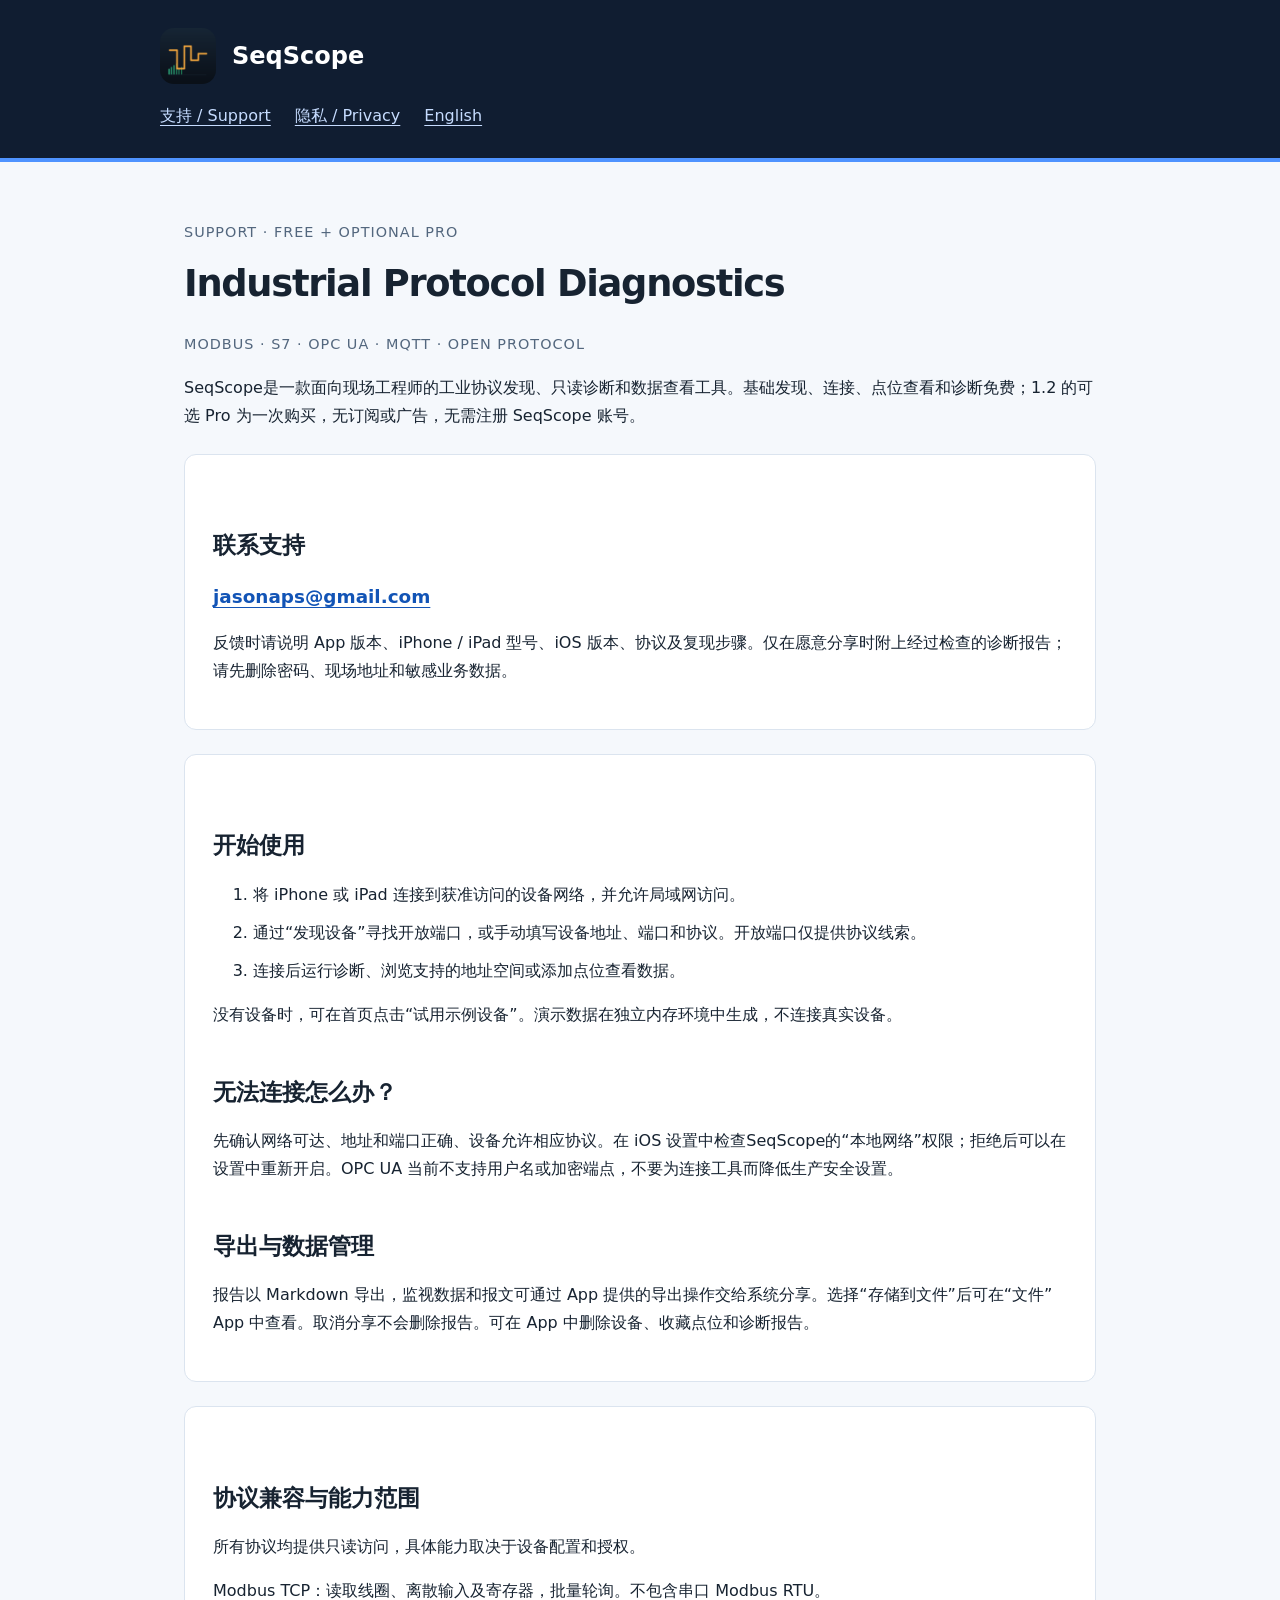
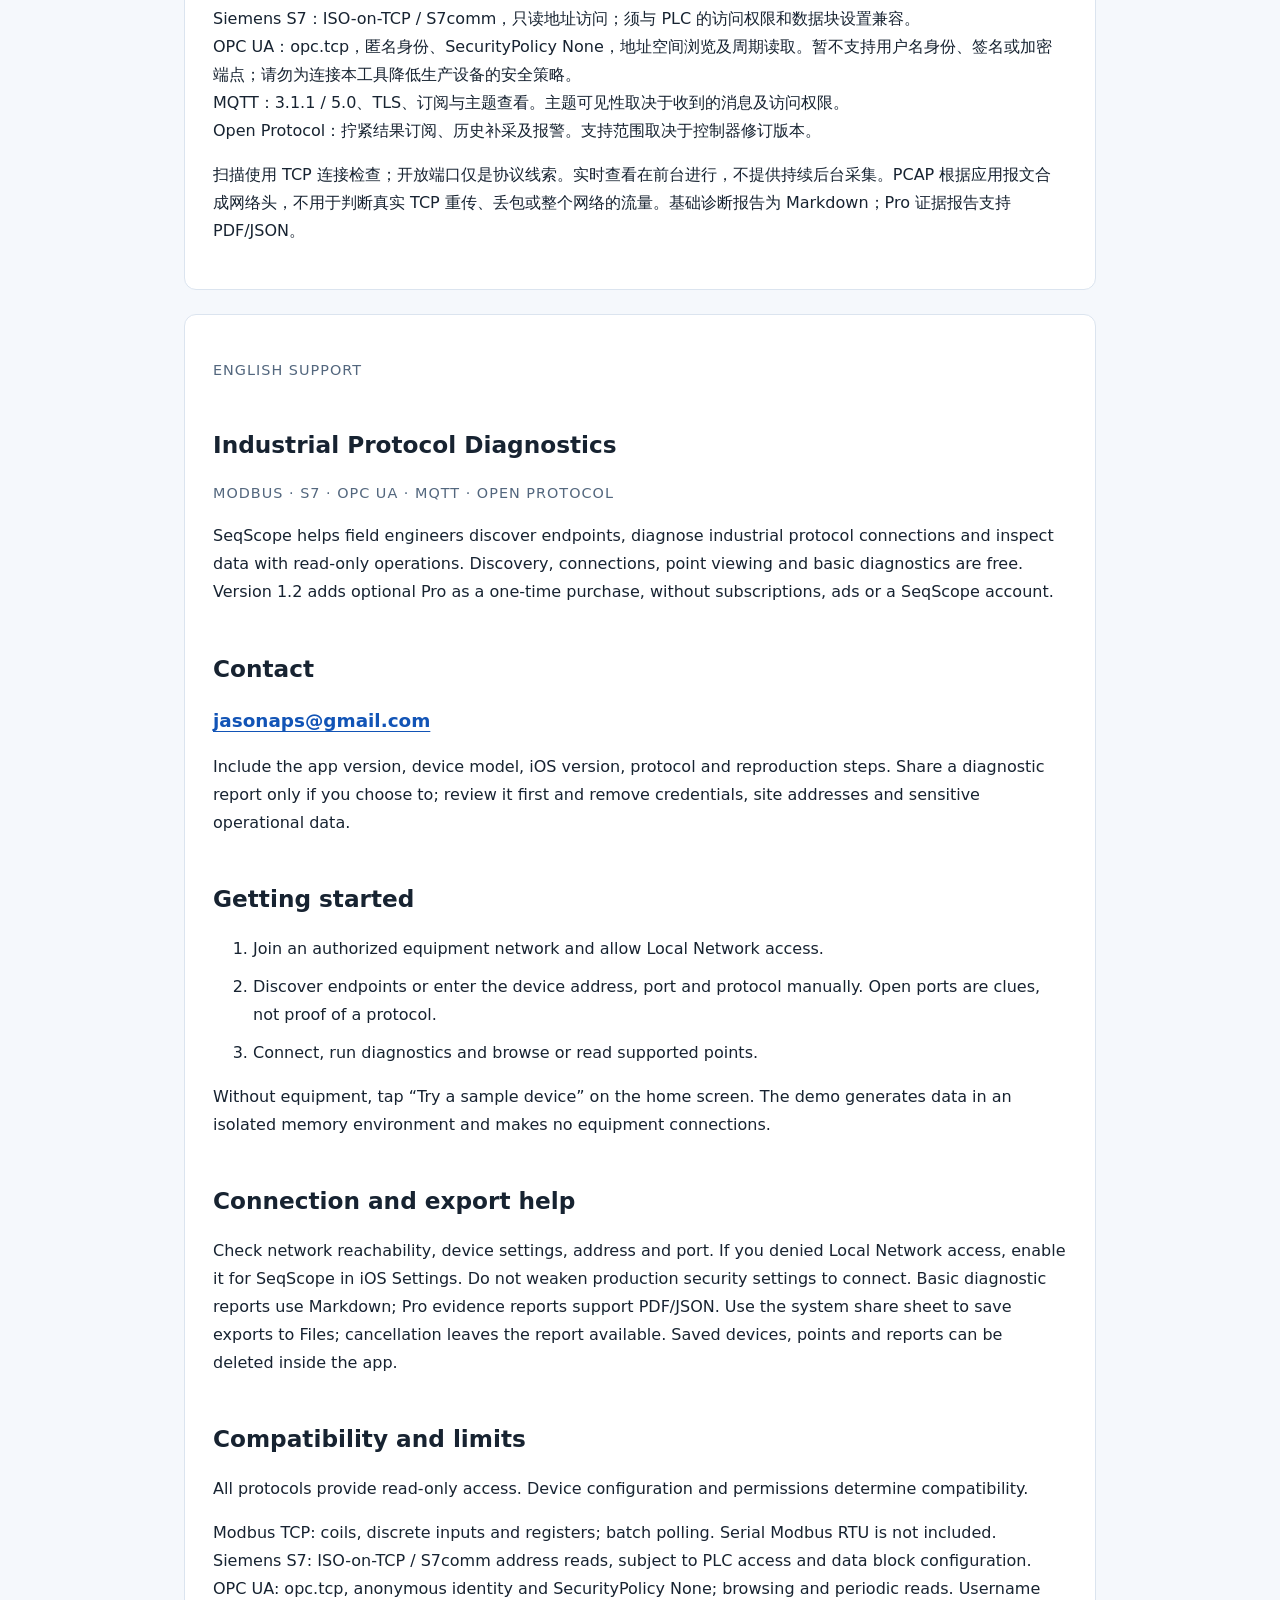
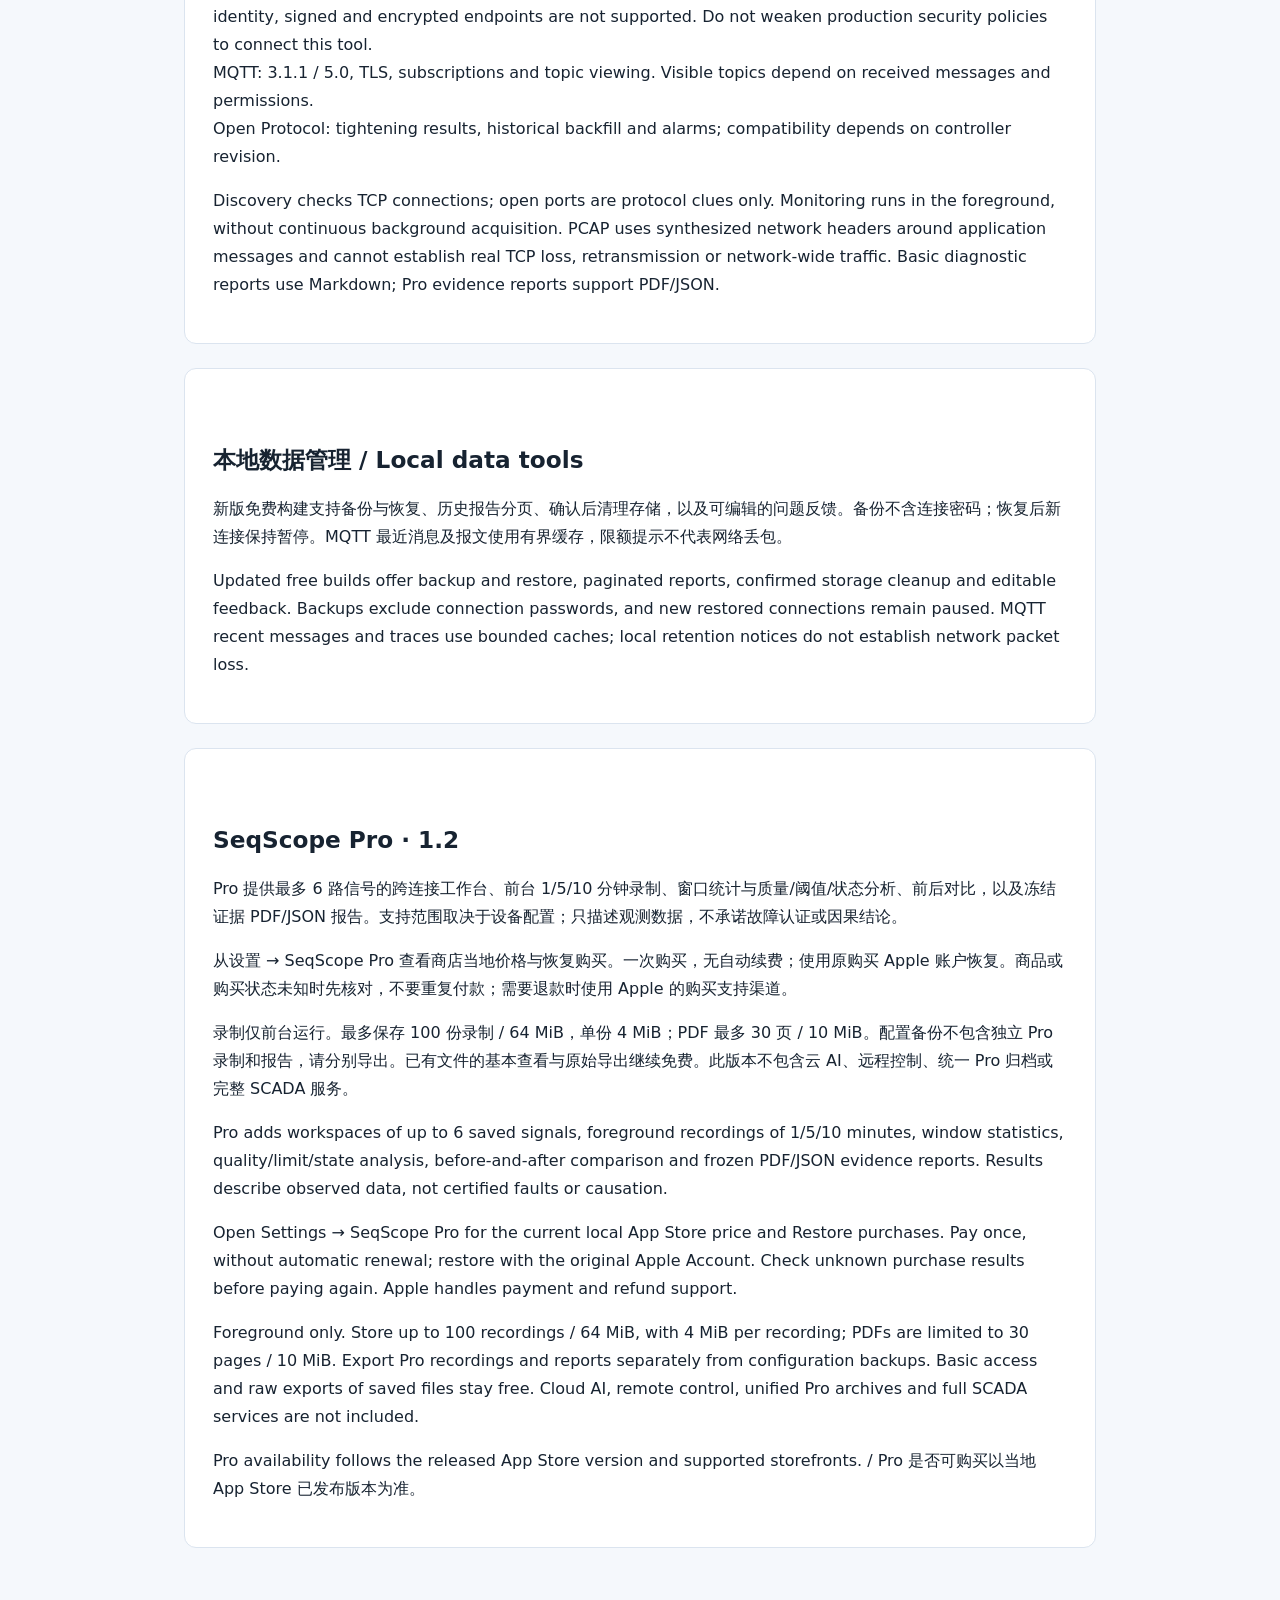
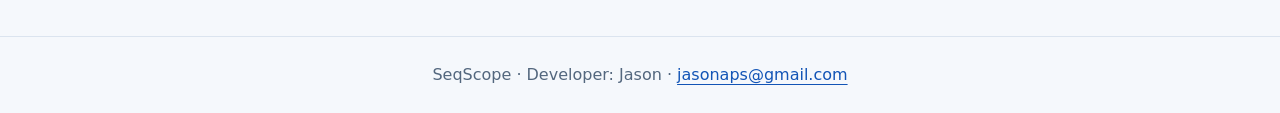
<file: index.html>
<!doctype html><html lang="zh-Hans"><head><meta charset="utf-8"><meta name="viewport" content="width=device-width,initial-scale=1"><title>SeqScope · 支持 / Support</title><meta name="description" content="SeqScope — Industrial Protocol Diagnostics. Modbus · S7 · OPC UA · MQTT · Open Protocol. Support and privacy / 支持与隐私政策。"><link rel="icon" href="icon.png"><link rel="stylesheet" href="style.css"></head><body><header><div class="brand"><img src="icon.png" alt="" width="56" height="56">SeqScope</div><nav aria-label="主导航"><a href="./">支持 / Support</a><a href="privacy.html">隐私 / Privacy</a><a href="#english" lang="en">English</a></nav></header><main><p class="label">Support · Free + optional Pro</p><h1 lang="en">Industrial Protocol Diagnostics</h1><p class="label" lang="en">Modbus · S7 · OPC UA · MQTT · Open Protocol</p><p>SeqScope是一款面向现场工程师的工业协议发现、只读诊断和数据查看工具。基础发现、连接、点位查看和诊断免费；1.2 的可选 Pro 为一次购买，无订阅或广告，无需注册 SeqScope 账号。</p><section><h2>联系支持</h2><a class="contact" href="mailto:jasonaps@gmail.com">jasonaps@gmail.com</a><p>反馈时请说明 App 版本、iPhone / iPad 型号、iOS 版本、协议及复现步骤。仅在愿意分享时附上经过检查的诊断报告；请先删除密码、现场地址和敏感业务数据。</p></section><section><h2>开始使用</h2><ol><li>将 iPhone 或 iPad 连接到获准访问的设备网络，并允许局域网访问。</li><li>通过“发现设备”寻找开放端口，或手动填写设备地址、端口和协议。开放端口仅提供协议线索。</li><li>连接后运行诊断、浏览支持的地址空间或添加点位查看数据。</li></ol><p>没有设备时，可在首页点击“试用示例设备”。演示数据在独立内存环境中生成，不连接真实设备。</p><h2>无法连接怎么办？</h2><p>先确认网络可达、地址和端口正确、设备允许相应协议。在 iOS 设置中检查SeqScope的“本地网络”权限；拒绝后可以在设置中重新开启。OPC UA 当前不支持用户名或加密端点，不要为连接工具而降低生产安全设置。</p><h2>导出与数据管理</h2><p>报告以 Markdown 导出，监视数据和报文可通过 App 提供的导出操作交给系统分享。选择“存储到文件”后可在“文件”App 中查看。取消分享不会删除报告。可在 App 中删除设备、收藏点位和诊断报告。</p></section><section><h2>协议兼容与能力范围</h2><p>所有协议均提供只读访问，具体能力取决于设备配置和授权。</p><p>Modbus TCP：读取线圈、离散输入及寄存器，批量轮询。不包含串口 Modbus RTU。<br>Siemens S7：ISO-on-TCP / S7comm，只读地址访问；须与 PLC 的访问权限和数据块设置兼容。<br>OPC UA：opc.tcp，匿名身份、SecurityPolicy None，地址空间浏览及周期读取。暂不支持用户名身份、签名或加密端点；请勿为连接本工具降低生产设备的安全策略。<br>MQTT：3.1.1 / 5.0、TLS、订阅与主题查看。主题可见性取决于收到的消息及访问权限。<br>Open Protocol：拧紧结果订阅、历史补采及报警。支持范围取决于控制器修订版本。</p><p>扫描使用 TCP 连接检查；开放端口仅是协议线索。实时查看在前台进行，不提供持续后台采集。PCAP 根据应用报文合成网络头，不用于判断真实 TCP 重传、丢包或整个网络的流量。基础诊断报告为 Markdown；Pro 证据报告支持 PDF/JSON。</p></section><section id="english" lang="en"><p class="label">English support</p><h2>Industrial Protocol Diagnostics</h2><p class="label">Modbus · S7 · OPC UA · MQTT · Open Protocol</p><p>SeqScope helps field engineers discover endpoints, diagnose industrial protocol connections and inspect data with read-only operations. Discovery, connections, point viewing and basic diagnostics are free. Version 1.2 adds optional Pro as a one-time purchase, without subscriptions, ads or a SeqScope account.</p><h2>Contact</h2><p><a class="contact" href="mailto:jasonaps@gmail.com">jasonaps@gmail.com</a></p><p>Include the app version, device model, iOS version, protocol and reproduction steps. Share a diagnostic report only if you choose to; review it first and remove credentials, site addresses and sensitive operational data.</p><h2>Getting started</h2><ol><li>Join an authorized equipment network and allow Local Network access.</li><li>Discover endpoints or enter the device address, port and protocol manually. Open ports are clues, not proof of a protocol.</li><li>Connect, run diagnostics and browse or read supported points.</li></ol><p>Without equipment, tap “Try a sample device” on the home screen. The demo generates data in an isolated memory environment and makes no equipment connections.</p><h2>Connection and export help</h2><p>Check network reachability, device settings, address and port. If you denied Local Network access, enable it for SeqScope in iOS Settings. Do not weaken production security settings to connect. Basic diagnostic reports use Markdown; Pro evidence reports support PDF/JSON. Use the system share sheet to save exports to Files; cancellation leaves the report available. Saved devices, points and reports can be deleted inside the app.</p><h2>Compatibility and limits</h2><p>All protocols provide read-only access. Device configuration and permissions determine compatibility.</p><p>Modbus TCP: coils, discrete inputs and registers; batch polling. Serial Modbus RTU is not included.<br>Siemens S7: ISO-on-TCP / S7comm address reads, subject to PLC access and data block configuration.<br>OPC UA: opc.tcp, anonymous identity and SecurityPolicy None; browsing and periodic reads. Username identity, signed and encrypted endpoints are not supported. Do not weaken production security policies to connect this tool.<br>MQTT: 3.1.1 / 5.0, TLS, subscriptions and topic viewing. Visible topics depend on received messages and permissions.<br>Open Protocol: tightening results, historical backfill and alarms; compatibility depends on controller revision.</p><p>Discovery checks TCP connections; open ports are protocol clues only. Monitoring runs in the foreground, without continuous background acquisition. PCAP uses synthesized network headers around application messages and cannot establish real TCP loss, retransmission or network-wide traffic. Basic diagnostic reports use Markdown; Pro evidence reports support PDF/JSON.</p></section><section><h2>本地数据管理 / Local data tools</h2><p>新版免费构建支持备份与恢复、历史报告分页、确认后清理存储，以及可编辑的问题反馈。备份不含连接密码；恢复后新连接保持暂停。MQTT 最近消息及报文使用有界缓存，限额提示不代表网络丢包。</p><p lang="en">Updated free builds offer backup and restore, paginated reports, confirmed storage cleanup and editable feedback. Backups exclude connection passwords, and new restored connections remain paused. MQTT recent messages and traces use bounded caches; local retention notices do not establish network packet loss.</p></section><section><h2>SeqScope Pro · 1.2</h2><p>Pro 提供最多 6 路信号的跨连接工作台、前台 1/5/10 分钟录制、窗口统计与质量/阈值/状态分析、前后对比，以及冻结证据 PDF/JSON 报告。支持范围取决于设备配置；只描述观测数据，不承诺故障认证或因果结论。</p><p>从设置 → SeqScope Pro 查看商店当地价格与恢复购买。一次购买，无自动续费；使用原购买 Apple 账户恢复。商品或购买状态未知时先核对，不要重复付款；需要退款时使用 Apple 的购买支持渠道。</p><p>录制仅前台运行。最多保存 100 份录制 / 64 MiB，单份 4 MiB；PDF 最多 30 页 / 10 MiB。配置备份不包含独立 Pro 录制和报告，请分别导出。已有文件的基本查看与原始导出继续免费。此版本不包含云 AI、远程控制、统一 Pro 归档或完整 SCADA 服务。</p><p lang="en">Pro adds workspaces of up to 6 saved signals, foreground recordings of 1/5/10 minutes, window statistics, quality/limit/state analysis, before-and-after comparison and frozen PDF/JSON evidence reports. Results describe observed data, not certified faults or causation.</p><p lang="en">Open Settings → SeqScope Pro for the current local App Store price and Restore purchases. Pay once, without automatic renewal; restore with the original Apple Account. Check unknown purchase results before paying again. Apple handles payment and refund support.</p><p lang="en">Foreground only. Store up to 100 recordings / 64 MiB, with 4 MiB per recording; PDFs are limited to 30 pages / 10 MiB. Export Pro recordings and reports separately from configuration backups. Basic access and raw exports of saved files stay free. Cloud AI, remote control, unified Pro archives and full SCADA services are not included.</p><p>Pro availability follows the released App Store version and supported storefronts. / Pro 是否可购买以当地 App Store 已发布版本为准。</p></section></main><footer>SeqScope · Developer: Jason · <a href="mailto:jasonaps@gmail.com">jasonaps@gmail.com</a></footer></body></html>
</file>
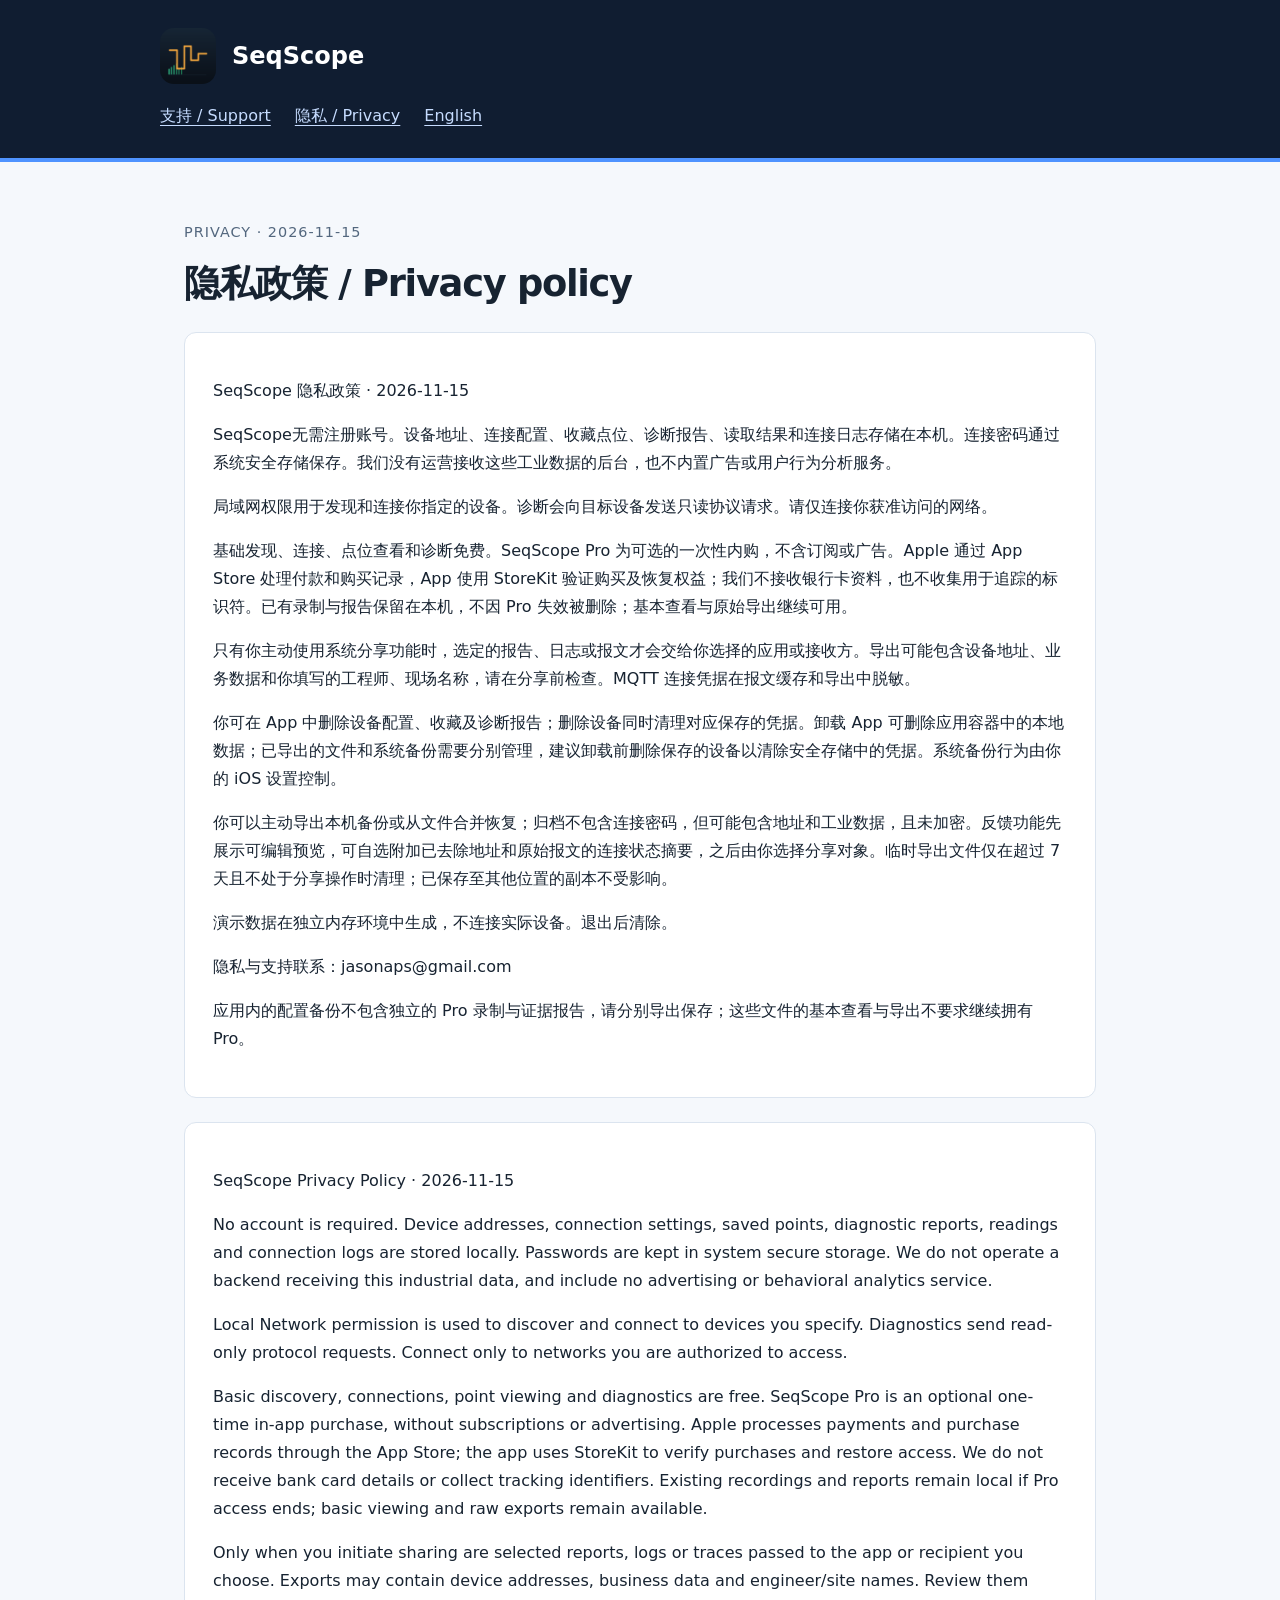
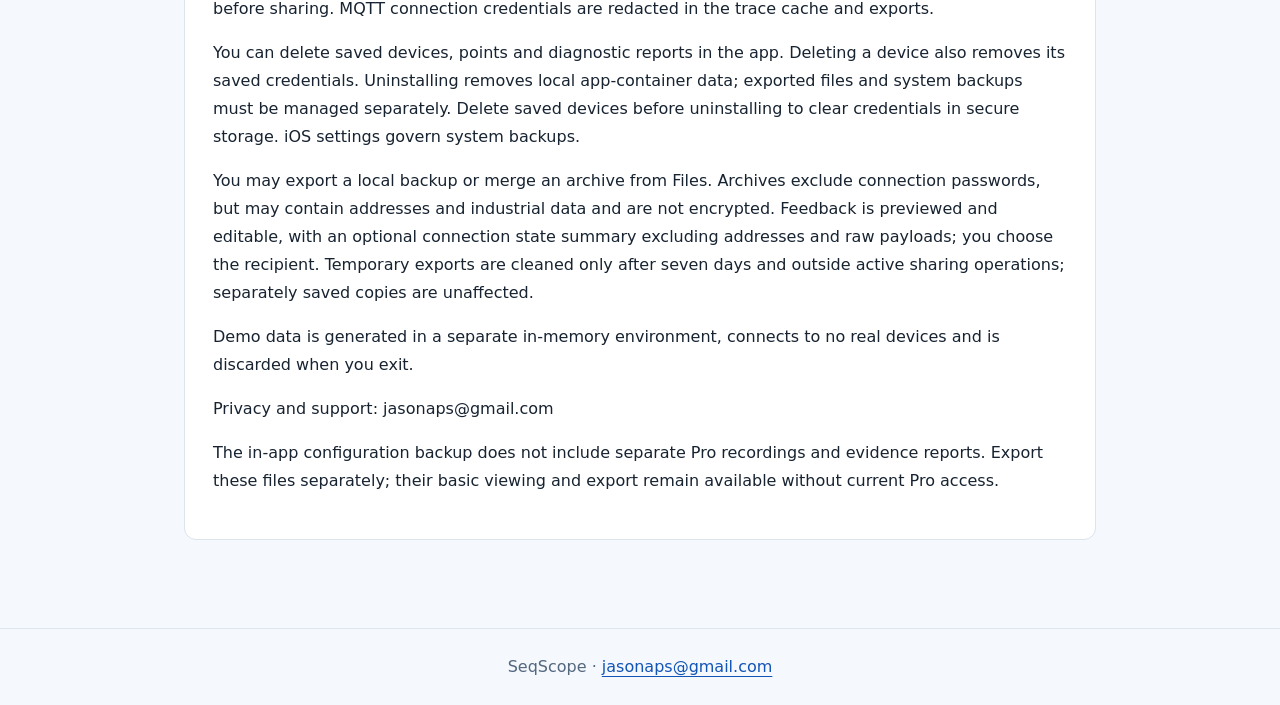
<file: privacy.html>
<!doctype html><html lang="zh-Hans"><head><meta charset="utf-8"><meta name="viewport" content="width=device-width,initial-scale=1"><title>SeqScope · 隐私政策 / Privacy</title><meta name="description" content="SeqScope — Industrial Protocol Diagnostics. Modbus · S7 · OPC UA · MQTT · Open Protocol. Support and privacy / 支持与隐私政策。"><link rel="icon" href="icon.png"><link rel="stylesheet" href="style.css"></head><body><header><div class="brand"><img src="icon.png" alt="" width="56" height="56">SeqScope</div><nav aria-label="主导航"><a href="./">支持 / Support</a><a href="privacy.html">隐私 / Privacy</a><a href="#english" lang="en">English</a></nav></header><main><p class="label">Privacy · 2026-11-15</p><h1>隐私政策 / Privacy policy</h1><section><p>SeqScope 隐私政策 · 2026-11-15</p><p>SeqScope无需注册账号。设备地址、连接配置、收藏点位、诊断报告、读取结果和连接日志存储在本机。连接密码通过系统安全存储保存。我们没有运营接收这些工业数据的后台，也不内置广告或用户行为分析服务。</p><p>局域网权限用于发现和连接你指定的设备。诊断会向目标设备发送只读协议请求。请仅连接你获准访问的网络。</p><p>基础发现、连接、点位查看和诊断免费。SeqScope Pro 为可选的一次性内购，不含订阅或广告。Apple 通过 App Store 处理付款和购买记录，App 使用 StoreKit 验证购买及恢复权益；我们不接收银行卡资料，也不收集用于追踪的标识符。已有录制与报告保留在本机，不因 Pro 失效被删除；基本查看与原始导出继续可用。</p><p>只有你主动使用系统分享功能时，选定的报告、日志或报文才会交给你选择的应用或接收方。导出可能包含设备地址、业务数据和你填写的工程师、现场名称，请在分享前检查。MQTT 连接凭据在报文缓存和导出中脱敏。</p><p>你可在 App 中删除设备配置、收藏及诊断报告；删除设备同时清理对应保存的凭据。卸载 App 可删除应用容器中的本地数据；已导出的文件和系统备份需要分别管理，建议卸载前删除保存的设备以清除安全存储中的凭据。系统备份行为由你的 iOS 设置控制。</p><p>你可以主动导出本机备份或从文件合并恢复；归档不包含连接密码，但可能包含地址和工业数据，且未加密。反馈功能先展示可编辑预览，可自选附加已去除地址和原始报文的连接状态摘要，之后由你选择分享对象。临时导出文件仅在超过 7 天且不处于分享操作时清理；已保存至其他位置的副本不受影响。</p><p>演示数据在独立内存环境中生成，不连接实际设备。退出后清除。</p><p>隐私与支持联系：jasonaps@gmail.com</p><p>应用内的配置备份不包含独立的 Pro 录制与证据报告，请分别导出保存；这些文件的基本查看与导出不要求继续拥有 Pro。</p></section><section id="english" lang="en"><p>SeqScope Privacy Policy · 2026-11-15</p><p>No account is required. Device addresses, connection settings, saved points, diagnostic reports, readings and connection logs are stored locally. Passwords are kept in system secure storage. We do not operate a backend receiving this industrial data, and include no advertising or behavioral analytics service.</p><p>Local Network permission is used to discover and connect to devices you specify. Diagnostics send read-only protocol requests. Connect only to networks you are authorized to access.</p><p>Basic discovery, connections, point viewing and diagnostics are free. SeqScope Pro is an optional one-time in-app purchase, without subscriptions or advertising. Apple processes payments and purchase records through the App Store; the app uses StoreKit to verify purchases and restore access. We do not receive bank card details or collect tracking identifiers. Existing recordings and reports remain local if Pro access ends; basic viewing and raw exports remain available.</p><p>Only when you initiate sharing are selected reports, logs or traces passed to the app or recipient you choose. Exports may contain device addresses, business data and engineer/site names. Review them before sharing. MQTT connection credentials are redacted in the trace cache and exports.</p><p>You can delete saved devices, points and diagnostic reports in the app. Deleting a device also removes its saved credentials. Uninstalling removes local app-container data; exported files and system backups must be managed separately. Delete saved devices before uninstalling to clear credentials in secure storage. iOS settings govern system backups.</p><p>You may export a local backup or merge an archive from Files. Archives exclude connection passwords, but may contain addresses and industrial data and are not encrypted. Feedback is previewed and editable, with an optional connection state summary excluding addresses and raw payloads; you choose the recipient. Temporary exports are cleaned only after seven days and outside active sharing operations; separately saved copies are unaffected.</p><p>Demo data is generated in a separate in-memory environment, connects to no real devices and is discarded when you exit.</p><p>Privacy and support: jasonaps@gmail.com</p><p>The in-app configuration backup does not include separate Pro recordings and evidence reports. Export these files separately; their basic viewing and export remain available without current Pro access.</p></section></main><footer>SeqScope · <a href="mailto:jasonaps@gmail.com">jasonaps@gmail.com</a></footer></body></html>
</file>
<file: style.css>
*{box-sizing:border-box}html{font-family:system-ui,-apple-system,BlinkMacSystemFont,"Segoe UI",sans-serif;color:#172331;background:#f5f8fc;line-height:1.75;font-size:16px}body{margin:0}a{color:#1254b6;text-underline-offset:4px}a:focus-visible{outline:3px solid #176ae6;outline-offset:4px}header{background:#101d31;color:white;padding:28px max(24px,calc((100vw - 960px)/2));border-bottom:4px solid #4f93ff}header a{color:#c6dcff}nav{display:flex;flex-wrap:wrap;gap:24px;margin-top:18px}.brand{display:flex;align-items:center;gap:16px;font-size:1.5rem;font-weight:650}.brand img{width:56px;height:56px;border-radius:14px}main{max-width:960px;margin:auto;padding:44px 24px 64px}h1{font-size:2.3rem;line-height:1.3;letter-spacing:-.035em;margin-top:0}h2{font-size:1.45rem;line-height:1.4;margin-top:2em}section{margin:24px 0;padding:28px;background:white;border:1px solid #dbe4ef;border-radius:12px}p{overflow-wrap:anywhere}.meta{color:#53677e;font-size:.9rem}.contact{display:inline-block;font-weight:600;font-size:1.15rem}.label{font-size:.9rem;color:#53677e;letter-spacing:.07em;text-transform:uppercase}footer{border-top:1px solid #dbe4ef;padding:24px;text-align:center;color:#53677e}li{margin:10px 0}@media(max-width:560px){main{padding:28px 18px}section{padding:20px}h1{font-size:1.85rem}}
</file>
